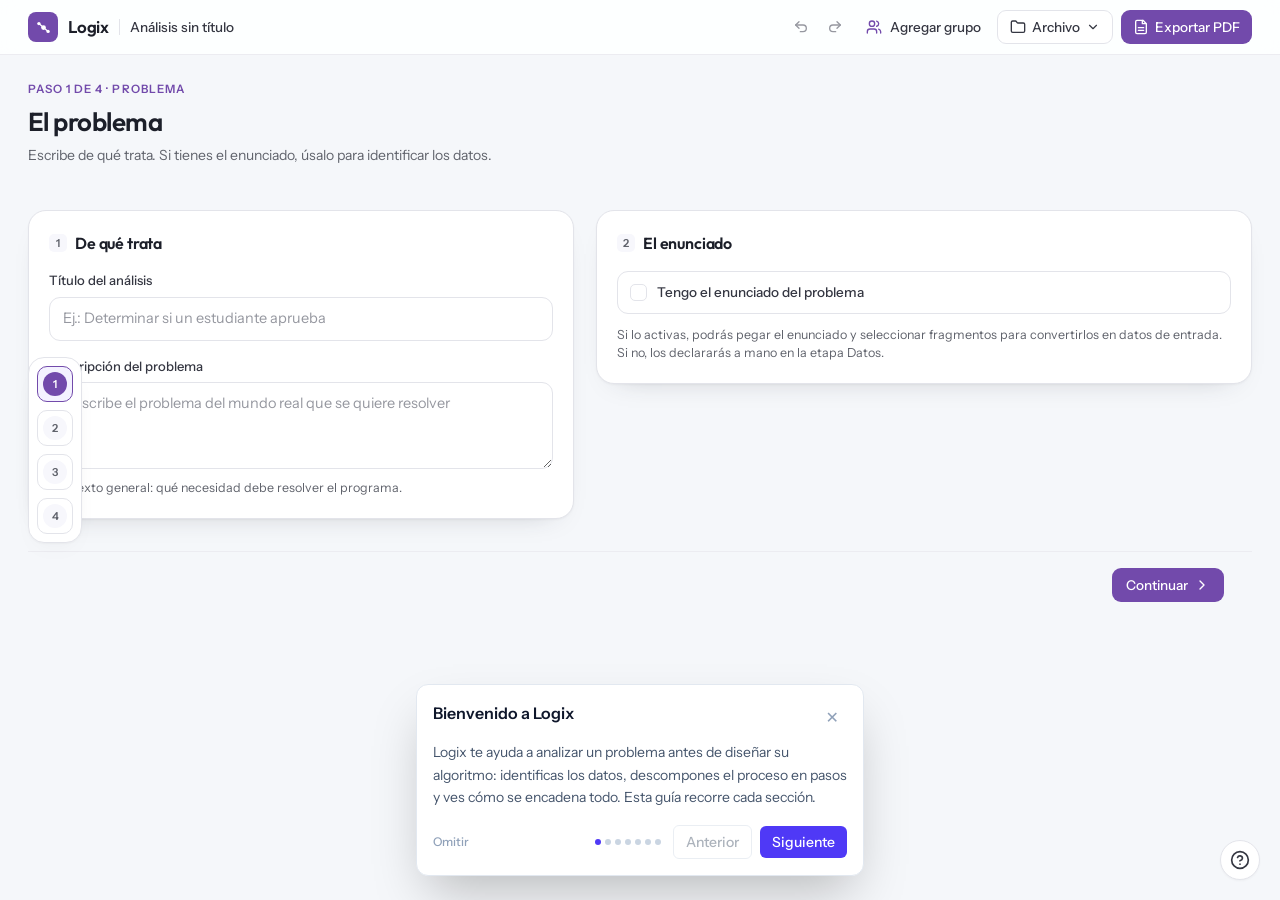
<file: index.html>
<!DOCTYPE html>
<html lang="es">
<head>
  <!-- Google tag (gtag.js) -->
  <script async src="https://www.googletagmanager.com/gtag/js?id=G-PXR7QB13QD"></script>
  <script>
    window.dataLayer = window.dataLayer || [];
    function gtag(){dataLayer.push(arguments);}
    gtag('js', new Date());

    gtag('config', 'G-PXR7QB13QD');
  </script>

  <meta charset="UTF-8" />
  <meta name="viewport" content="width=device-width, initial-scale=1.0" />
  <title>Logix — Análisis de problemas</title>
  <link rel="icon" type="image/svg+xml" href="data:image/svg+xml,%3Csvg%20xmlns%3D%22http%3A%2F%2Fwww.w3.org%2F2000%2Fsvg%22%20viewBox%3D%220%200%2024%2024%22%3E%3Crect%20width%3D%2224%22%20height%3D%2224%22%20rx%3D%226%22%20fill%3D%22%236d28d9%22%2F%3E%3Cg%20stroke%3D%22%23ffffff%22%20stroke-width%3D%221.6%22%20stroke-linecap%3D%22round%22%3E%3Cline%20x1%3D%226.2%22%20y1%3D%227%22%20x2%3D%2212%22%20y2%3D%2212%22%2F%3E%3Cline%20x1%3D%2212%22%20y1%3D%2212%22%20x2%3D%2217.8%22%20y2%3D%2217%22%2F%3E%3C%2Fg%3E%3Cg%20fill%3D%22%23ffffff%22%3E%3Ccircle%20cx%3D%2212%22%20cy%3D%2212%22%20r%3D%223%22%2F%3E%3Ccircle%20cx%3D%226.2%22%20cy%3D%227%22%20r%3D%222.1%22%2F%3E%3Ccircle%20cx%3D%2217.8%22%20cy%3D%2217%22%20r%3D%222.1%22%2F%3E%3C%2Fg%3E%3C%2Fsvg%3E" />
  <!-- Tipografías del rediseño: Outfit (títulos), Instrument Sans (interfaz), JetBrains Mono (datos/expresiones) -->
  <link rel="preconnect" href="https://fonts.googleapis.com" />
  <link rel="preconnect" href="https://fonts.gstatic.com" crossorigin />
  <link href="https://fonts.googleapis.com/css2?family=Outfit:wght@400;500;600;700&family=Instrument+Sans:wght@400;500;600&family=JetBrains+Mono:wght@400;500&display=swap" rel="stylesheet" />
  <link rel="stylesheet" href="./src/styles/app.css" />
</head>
<body class="min-h-screen bg-[var(--lx-bg)] text-[var(--lx-ink-body)]">
  <!-- Barra superior -->
  <header class="sticky top-0 z-20 border-b border-[var(--lx-border-soft)] bg-[var(--lx-surface)]/90 backdrop-blur">
    <div class="flex w-full flex-wrap items-center justify-between gap-x-4 gap-y-2 px-4 py-2.5 sm:px-7">
      <div class="flex min-w-0 items-center gap-2.5">
        <!-- Logo: dato → operación → resultado; el nodo central (mayor) es el paso activo -->
        <span class="flex h-[30px] w-[30px] shrink-0 items-center justify-center rounded-[8px] bg-[var(--lx-violet)]" aria-hidden="true">
          <svg viewBox="0 0 24 24" class="h-[19px] w-[19px]" fill="none">
            <g stroke="#ffffff" stroke-width="1.5" stroke-linecap="round">
              <line x1="6.2" y1="7" x2="12" y2="12" />
              <line x1="12" y1="12" x2="17.8" y2="17" />
            </g>
            <g fill="#ffffff">
              <circle cx="12" cy="12" r="3" />
              <circle cx="6.2" cy="7" r="2.1" />
              <circle cx="17.8" cy="17" r="2.1" />
            </g>
          </svg>
        </span>
        <span class="[font-family:var(--lx-font-display)] text-[17px] font-semibold tracking-[-0.01em] text-[var(--lx-ink)]">Logix</span>
        <span class="hidden h-4 w-px shrink-0 bg-[var(--lx-border)] sm:inline-block" aria-hidden="true"></span>
        <!-- Título del análisis (Zen): visible siempre en la barra superior. -->
        <span id="analysis-title-top" class="hidden min-w-0 truncate text-[13.5px] font-medium text-[var(--lx-ink-body)] sm:inline"></span>
        <!-- Indicador de guardado: ranura estable para que su estado no altere el layout -->
        <span id="save-status" class="ml-1"></span>
      </div>
      <div class="flex items-center gap-2">
        <!-- Deshacer / rehacer -->
        <span id="history-controls" class="flex items-center gap-1"></span>
        <!-- Grupo e integrantes (Zen): avatares + nombre del grupo, con panel al pulsar. -->
        <div id="group-control" class="relative"></div>
        <div id="toolbar" class="flex flex-wrap items-center justify-end gap-2"></div>
      </div>
    </div>
  </header>

  <!-- Riel de etapas vertical flotante (Zen): un punto por etapa. Lo pinta stageNav. -->
  <aside id="stage-rail" class="fixed bottom-4 left-1/2 z-20 -translate-x-1/2 md:bottom-auto md:left-7 md:top-1/2 md:translate-x-0 md:-translate-y-1/2" aria-label="Etapas del análisis"></aside>

  <!-- Dock flotante (Zen): botón de ayuda «?» + su menú, y los controles de la etapa (p. ej. el zoom de la Cadena). -->
  <div id="help-dock" class="fixed bottom-5 right-5 z-40 flex items-end gap-2"></div>

  <div class="mx-auto max-w-[82.5rem] px-4 pb-16 sm:px-7">
    <!-- Encabezado de la etapa activa (antetítulo · título · entradilla). Lo pinta stageNav. -->
    <div id="stage-header" class="pt-[26px]"></div>

    <!-- Etapa 1 · Problema: quién lo resuelve (estudiantes) y el enunciado. -->
    <div data-stage="problema" class="py-6">
      <section id="analysis-info"></section>
    </div>

    <!-- Etapa 2 · Datos: datos de entrada declarados. -->
    <div data-stage="datos" class="py-6">
      <section id="inputs-container"></section>
    </div>

    <!-- Etapa 3 · Construcción: actividades (operaciones y condiciones). -->
    <div data-stage="construccion" class="py-6">
      <main id="table-container" class="pb-2"></main>
    </div>

    <!-- Etapa 4 · Cadena derivada (revisión): pendientes + Entradas → Proceso → Salida. -->
    <div data-stage="cadena" class="py-6">
      <section id="completeness-container" class="mb-6"></section>
      <section id="chain-container"></section>
    </div>
  </div>

  <!-- Área de impresión para la exportación a PDF (oculta en pantalla) -->
  <div id="print-area"></div>

  <script type="module" src="./src/app.js"></script>
</body>
</html>
</file>
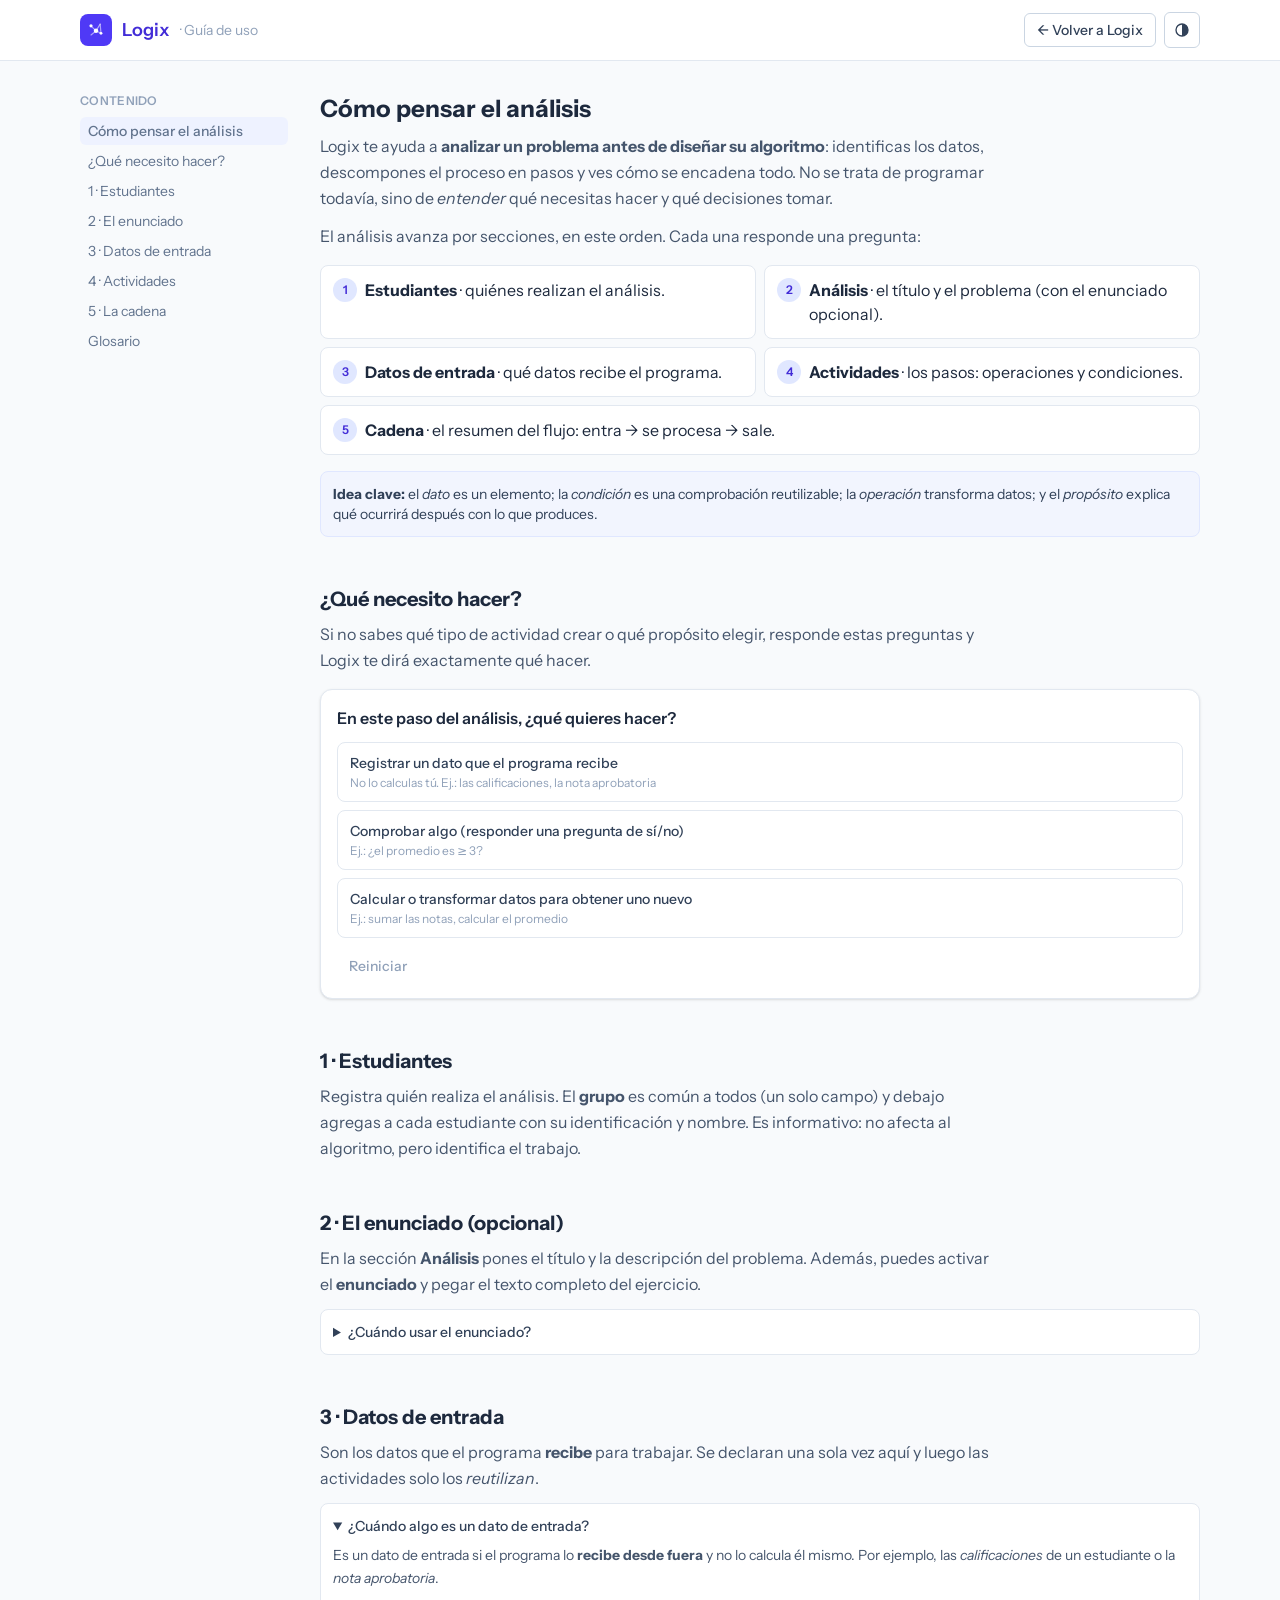
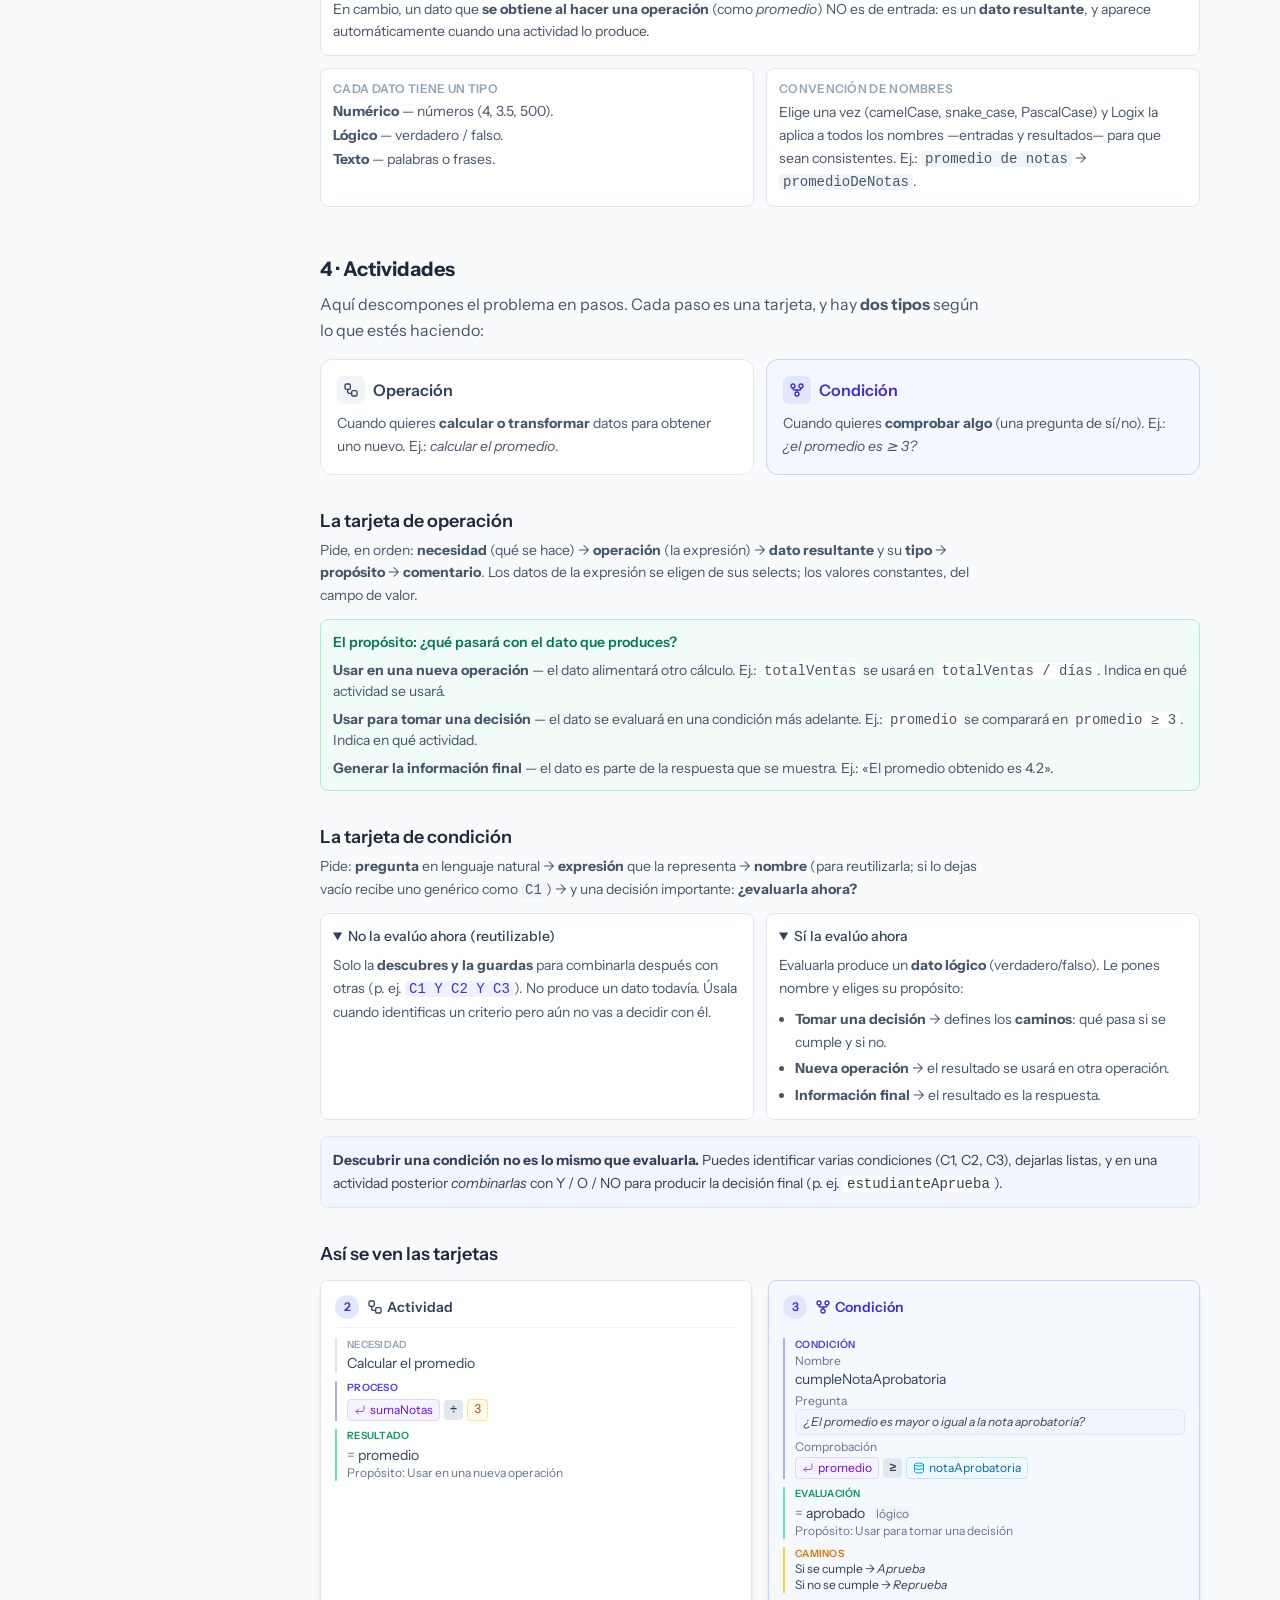
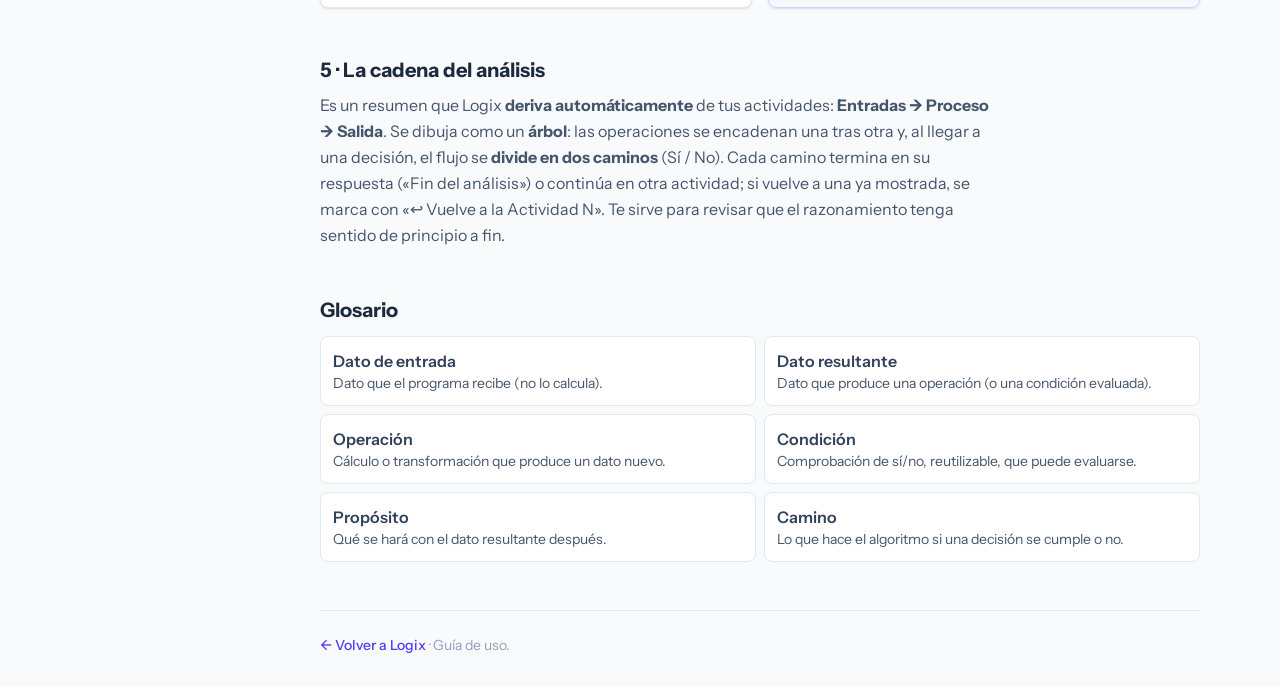
<file: guia.html>
<!DOCTYPE html>
<html lang="es">
<head>
  <!-- Google tag (gtag.js) -->
  <script async src="https://www.googletagmanager.com/gtag/js?id=G-PXR7QB13QD"></script>
  <script>
    window.dataLayer = window.dataLayer || [];
    function gtag(){dataLayer.push(arguments);}
    gtag('js', new Date());
    gtag('config', 'G-PXR7QB13QD');
  </script>

  <meta charset="UTF-8" />
  <meta name="viewport" content="width=device-width, initial-scale=1.0" />
  <title>Guía de Logix — Cómo usar cada sección</title>
  <link rel="icon" type="image/svg+xml" href="data:image/svg+xml,%3Csvg%20xmlns%3D%22http%3A%2F%2Fwww.w3.org%2F2000%2Fsvg%22%20viewBox%3D%220%200%2024%2024%22%3E%3Crect%20width%3D%2224%22%20height%3D%2224%22%20rx%3D%226%22%20fill%3D%22%234f46e5%22%2F%3E%3Cg%20stroke%3D%22%23ffffff%22%20stroke-width%3D%221.7%22%20stroke-linecap%3D%22round%22%3E%3Cline%20x1%3D%227%22%20y1%3D%228%22%20x2%3D%2213%22%20y2%3D%2214%22%2F%3E%3Cline%20x1%3D%2217%22%20y1%3D%227%22%20x2%3D%2213%22%20y2%3D%2214%22%2F%3E%3C%2Fg%3E%3Cg%20fill%3D%22%23ffffff%22%3E%3Ccircle%20cx%3D%2213%22%20cy%3D%2214%22%20r%3D%222.6%22%2F%3E%3Ccircle%20cx%3D%227%22%20cy%3D%228%22%20r%3D%221.8%22%2F%3E%3Ccircle%20cx%3D%2217%22%20cy%3D%227%22%20r%3D%221.4%22%2F%3E%3C%2Fg%3E%3C%2Fsvg%3E" />
  <link rel="preconnect" href="https://fonts.googleapis.com" />
  <link rel="preconnect" href="https://fonts.gstatic.com" crossorigin />
  <link href="https://fonts.googleapis.com/css2?family=Outfit:wght@400;500;600;700&family=Instrument+Sans:wght@400;500;600&family=JetBrains+Mono:wght@400;500&display=swap" rel="stylesheet" />
  <link rel="stylesheet" href="./src/styles/app.css" />
</head>
<body class="min-h-screen bg-slate-50 text-slate-800">
  <!-- Barra superior -->
  <header class="sticky top-0 z-20 border-b border-slate-200 bg-white/90 backdrop-blur">
    <div class="mx-auto flex max-w-6xl items-center justify-between gap-4 px-4 py-3">
      <div class="flex min-w-0 items-center gap-2.5">
        <span class="flex h-8 w-8 shrink-0 items-center justify-center rounded-lg bg-indigo-600" aria-hidden="true">
          <svg viewBox="0 0 24 24" class="h-5 w-5" fill="none">
            <g stroke="#ffffff" stroke-opacity="0.55" stroke-width="1.4" stroke-linecap="round">
              <line x1="6" y1="7" x2="12" y2="13" /><line x1="17" y1="5" x2="12" y2="13" />
              <line x1="6" y1="18" x2="12" y2="13" /><line x1="18" y1="16" x2="12" y2="13" /><line x1="17" y1="5" x2="18" y2="16" />
            </g>
            <g fill="#ffffff">
              <circle cx="12" cy="13" r="2.7" /><circle cx="6" cy="7" r="1.9" /><circle cx="18" cy="16" r="1.7" />
            </g>
          </svg>
        </span>
        <span class="text-lg font-semibold text-indigo-700">Logix</span>
        <span class="hidden text-sm text-slate-400 sm:inline">· Guía de uso</span>
      </div>
      <div class="flex items-center gap-2">
        <a href="./index.html" class="inline-flex items-center gap-1.5 rounded-md border border-slate-300 bg-white px-3 py-1.5 text-sm font-medium text-slate-700 hover:border-indigo-300 hover:bg-indigo-50 hover:text-indigo-700">← Volver a Logix</a>
        <button id="theme-toggle" type="button" title="Cambiar tema" aria-label="Cambiar tema" class="inline-flex h-9 w-9 items-center justify-center rounded-md border border-slate-300 bg-white text-slate-700 hover:border-indigo-300 hover:bg-indigo-50 hover:text-indigo-700">
          <svg viewBox="0 0 24 24" class="h-4 w-4" fill="none" stroke="currentColor" stroke-width="2" stroke-linecap="round" stroke-linejoin="round"><circle cx="12" cy="12" r="9"/><path d="M12 3a9 9 0 0 1 0 18z" fill="currentColor" stroke="none"/></svg>
        </button>
      </div>
    </div>
  </header>

  <div class="mx-auto flex max-w-6xl gap-8 px-4 py-8">
    <!-- Navegación lateral (anclas) -->
    <nav id="side-nav" class="sticky top-20 hidden h-max w-52 shrink-0 lg:block">
      <p class="mb-2 text-xs font-semibold uppercase tracking-wide text-slate-400">Contenido</p>
      <ul class="space-y-0.5 text-sm"></ul>
    </nav>

    <main class="min-w-0 flex-1 space-y-12">

      <!-- Navegación compacta (solo móvil) -->
      <div class="lg:hidden">
        <label class="sr-only" for="mobile-nav">Ir a sección</label>
        <select id="mobile-nav" class="w-full rounded-md border border-slate-300 bg-white px-3 py-2 text-sm text-slate-700">
          <option value="">Ir a sección…</option>
        </select>
      </div>

      <!-- INICIO -->
      <section id="inicio" class="scroll-mt-24">
        <h1 class="text-2xl font-bold text-slate-800">Cómo pensar el análisis</h1>
        <p class="mt-2 max-w-2xl text-slate-600 leading-relaxed">
          Logix te ayuda a <strong>analizar un problema antes de diseñar su algoritmo</strong>: identificas los datos,
          descompones el proceso en pasos y ves cómo se encadena todo. No se trata de programar todavía, sino de
          <em>entender</em> qué necesitas hacer y qué decisiones tomar.
        </p>
        <p class="mt-3 max-w-2xl text-slate-600 leading-relaxed">
          El análisis avanza por secciones, en este orden. Cada una responde una pregunta:
        </p>
        <ol class="mt-4 grid gap-2 sm:grid-cols-2">
          <li class="flex items-start gap-2 rounded-lg border border-slate-200 bg-white p-3"><span class="flex h-6 w-6 shrink-0 items-center justify-center rounded-full bg-indigo-100 text-xs font-semibold text-indigo-700">1</span><span><strong>Estudiantes</strong> · quiénes realizan el análisis.</span></li>
          <li class="flex items-start gap-2 rounded-lg border border-slate-200 bg-white p-3"><span class="flex h-6 w-6 shrink-0 items-center justify-center rounded-full bg-indigo-100 text-xs font-semibold text-indigo-700">2</span><span><strong>Análisis</strong> · el título y el problema (con el enunciado opcional).</span></li>
          <li class="flex items-start gap-2 rounded-lg border border-slate-200 bg-white p-3"><span class="flex h-6 w-6 shrink-0 items-center justify-center rounded-full bg-indigo-100 text-xs font-semibold text-indigo-700">3</span><span><strong>Datos de entrada</strong> · qué datos recibe el programa.</span></li>
          <li class="flex items-start gap-2 rounded-lg border border-slate-200 bg-white p-3"><span class="flex h-6 w-6 shrink-0 items-center justify-center rounded-full bg-indigo-100 text-xs font-semibold text-indigo-700">4</span><span><strong>Actividades</strong> · los pasos: operaciones y condiciones.</span></li>
          <li class="flex items-start gap-2 rounded-lg border border-slate-200 bg-white p-3 sm:col-span-2"><span class="flex h-6 w-6 shrink-0 items-center justify-center rounded-full bg-indigo-100 text-xs font-semibold text-indigo-700">5</span><span><strong>Cadena</strong> · el resumen del flujo: entra → se procesa → sale.</span></li>
        </ol>
        <div class="mt-4 rounded-lg border border-indigo-100 bg-indigo-50/60 p-3 text-sm text-slate-700">
          <strong>Idea clave:</strong> el <em>dato</em> es un elemento; la <em>condición</em> es una comprobación reutilizable;
          la <em>operación</em> transforma datos; y el <em>propósito</em> explica qué ocurrirá después con lo que produces.
        </div>
      </section>

      <!-- ASISTENTE -->
      <section id="asistente" class="scroll-mt-24">
        <h2 class="text-xl font-bold text-slate-800">¿Qué necesito hacer?</h2>
        <p class="mt-2 max-w-2xl text-slate-600 leading-relaxed">
          Si no sabes qué tipo de actividad crear o qué propósito elegir, responde estas preguntas y Logix te dirá
          exactamente qué hacer.
        </p>
        <div id="wizard" class="mt-4"></div>
      </section>

      <!-- ESTUDIANTES -->
      <section id="estudiantes" class="scroll-mt-24">
        <h2 class="text-xl font-bold text-slate-800">1 · Estudiantes</h2>
        <p class="mt-2 max-w-2xl text-slate-600 leading-relaxed">
          Registra quién realiza el análisis. El <strong>grupo</strong> es común a todos (un solo campo) y debajo agregas
          a cada estudiante con su identificación y nombre. Es informativo: no afecta al algoritmo, pero identifica el trabajo.
        </p>
      </section>

      <!-- ENUNCIADO -->
      <section id="enunciado" class="scroll-mt-24">
        <h2 class="text-xl font-bold text-slate-800">2 · El enunciado (opcional)</h2>
        <p class="mt-2 max-w-2xl text-slate-600 leading-relaxed">
          En la sección <strong>Análisis</strong> pones el título y la descripción del problema. Además, puedes activar
          el <strong>enunciado</strong> y pegar el texto completo del ejercicio.
        </p>
        <details class="mt-3 rounded-lg border border-slate-200 bg-white p-3">
          <summary class="cursor-pointer text-sm font-medium text-slate-700">¿Cuándo usar el enunciado?</summary>
          <p class="mt-2 text-sm text-slate-600 leading-relaxed">
            Úsalo si te ayuda a <strong>identificar los datos</strong>: selecciona un fragmento del texto
            (p. ej. «500 unidades») y conviértelo en un dato de entrada con un clic. Si prefieres declarar los datos
            a mano, no lo actives: es totalmente opcional.
          </p>
        </details>
      </section>

      <!-- DATOS -->
      <section id="datos" class="scroll-mt-24">
        <h2 class="text-xl font-bold text-slate-800">3 · Datos de entrada</h2>
        <p class="mt-2 max-w-2xl text-slate-600 leading-relaxed">
          Son los datos que el programa <strong>recibe</strong> para trabajar. Se declaran una sola vez aquí y luego las
          actividades solo los <em>reutilizan</em>.
        </p>
        <details class="mt-3 rounded-lg border border-slate-200 bg-white p-3" open>
          <summary class="cursor-pointer text-sm font-medium text-slate-700">¿Cuándo algo es un dato de entrada?</summary>
          <div class="mt-2 space-y-2 text-sm text-slate-600 leading-relaxed">
            <p>Es un dato de entrada si el programa lo <strong>recibe desde fuera</strong> y no lo calcula él mismo. Por ejemplo,
            las <em>calificaciones</em> de un estudiante o la <em>nota aprobatoria</em>.</p>
            <p>En cambio, un dato que <strong>se obtiene al hacer una operación</strong> (como <em>promedio</em>) NO es de entrada:
            es un <strong>dato resultante</strong>, y aparece automáticamente cuando una actividad lo produce.</p>
          </div>
        </details>
        <div class="mt-3 grid gap-3 sm:grid-cols-2">
          <div class="rounded-lg border border-slate-200 bg-white p-3">
            <p class="mb-1 text-xs font-semibold uppercase tracking-wide text-slate-400">Cada dato tiene un tipo</p>
            <ul class="space-y-1 text-sm text-slate-600">
              <li><strong>Numérico</strong> — números (4, 3.5, 500).</li>
              <li><strong>Lógico</strong> — verdadero / falso.</li>
              <li><strong>Texto</strong> — palabras o frases.</li>
            </ul>
          </div>
          <div class="rounded-lg border border-slate-200 bg-white p-3">
            <p class="mb-1 text-xs font-semibold uppercase tracking-wide text-slate-400">Convención de nombres</p>
            <p class="text-sm text-slate-600 leading-relaxed">Elige una vez (camelCase, snake_case, PascalCase) y Logix la aplica a
            todos los nombres —entradas y resultados— para que sean consistentes. Ej.: <code class="rounded bg-slate-100 px-1">promedio de notas</code> → <code class="rounded bg-slate-100 px-1">promedioDeNotas</code>.</p>
          </div>
        </div>
      </section>

      <!-- ACTIVIDADES -->
      <section id="actividades" class="scroll-mt-24">
        <h2 class="text-xl font-bold text-slate-800">4 · Actividades</h2>
        <p class="mt-2 max-w-2xl text-slate-600 leading-relaxed">
          Aquí descompones el problema en pasos. Cada paso es una tarjeta, y hay <strong>dos tipos</strong> según lo que
          estés haciendo:
        </p>

        <div class="mt-4 grid gap-3 md:grid-cols-2">
          <div class="rounded-xl border border-slate-200 bg-white p-4">
            <div class="mb-2 flex items-center gap-2 text-slate-700">
              <span class="flex h-7 w-7 items-center justify-center rounded-md bg-slate-100">
                <svg viewBox="0 0 24 24" class="h-4 w-4" fill="none" stroke="currentColor" stroke-width="2" stroke-linecap="round" stroke-linejoin="round"><rect width="8" height="8" x="3" y="3" rx="2"/><path d="M7 11v4a2 2 0 0 0 2 2h4"/><rect width="8" height="8" x="13" y="13" rx="2"/></svg>
              </span>
              <span class="font-semibold">Operación</span>
            </div>
            <p class="text-sm text-slate-600 leading-relaxed">Cuando quieres <strong>calcular o transformar</strong> datos para
            obtener uno nuevo. Ej.: <em>calcular el promedio</em>.</p>
          </div>
          <div class="rounded-xl border border-indigo-200 bg-indigo-50/40 p-4">
            <div class="mb-2 flex items-center gap-2 text-indigo-700">
              <span class="flex h-7 w-7 items-center justify-center rounded-md bg-indigo-100">
                <svg viewBox="0 0 24 24" class="h-4 w-4" fill="none" stroke="currentColor" stroke-width="2" stroke-linecap="round" stroke-linejoin="round"><circle cx="12" cy="18" r="3"/><circle cx="6" cy="6" r="3"/><circle cx="18" cy="6" r="3"/><path d="M18 9v1a2 2 0 0 1-2 2H8a2 2 0 0 1-2-2V9"/><path d="M12 12v3"/></svg>
              </span>
              <span class="font-semibold">Condición</span>
            </div>
            <p class="text-sm text-slate-600 leading-relaxed">Cuando quieres <strong>comprobar algo</strong> (una pregunta de
            sí/no). Ej.: <em>¿el promedio es ≥ 3?</em></p>
          </div>
        </div>

        <!-- Operación -->
        <h3 class="mt-8 text-lg font-semibold text-slate-800">La tarjeta de operación</h3>
        <p class="mt-1 max-w-2xl text-sm text-slate-600 leading-relaxed">Pide, en orden: <strong>necesidad</strong> (qué se
        hace) → <strong>operación</strong> (la expresión) → <strong>dato resultante</strong> y su <strong>tipo</strong> →
        <strong>propósito</strong> → <strong>comentario</strong>. Los datos de la expresión se eligen de sus selects; los
        valores constantes, del campo de valor.</p>

        <div class="mt-3 rounded-lg border border-emerald-200 bg-emerald-50/50 p-3">
          <p class="mb-2 text-sm font-semibold text-emerald-700">El propósito: ¿qué pasará con el dato que produces?</p>
          <ul class="space-y-2 text-sm text-slate-600">
            <li><strong>Usar en una nueva operación</strong> — el dato alimentará otro cálculo. Ej.: <code class="rounded bg-white px-1">totalVentas</code> se usará en <code class="rounded bg-white px-1">totalVentas / días</code>. Indica en qué actividad se usará.</li>
            <li><strong>Usar para tomar una decisión</strong> — el dato se evaluará en una condición más adelante. Ej.: <code class="rounded bg-white px-1">promedio</code> se comparará en <code class="rounded bg-white px-1">promedio ≥ 3</code>. Indica en qué actividad.</li>
            <li><strong>Generar la información final</strong> — el dato es parte de la respuesta que se muestra. Ej.: «El promedio obtenido es 4.2».</li>
          </ul>
        </div>

        <!-- Condición -->
        <h3 class="mt-8 text-lg font-semibold text-slate-800">La tarjeta de condición</h3>
        <p class="mt-1 max-w-2xl text-sm text-slate-600 leading-relaxed">Pide: <strong>pregunta</strong> en lenguaje natural →
        <strong>expresión</strong> que la representa → <strong>nombre</strong> (para reutilizarla; si lo dejas vacío recibe
        uno genérico como <code class="rounded bg-slate-100 px-1">C1</code>) → y una decisión importante:
        <strong>¿evaluarla ahora?</strong></p>

        <div class="mt-3 grid gap-3 md:grid-cols-2">
          <details class="rounded-lg border border-slate-200 bg-white p-3" open>
            <summary class="cursor-pointer text-sm font-medium text-slate-700">No la evalúo ahora (reutilizable)</summary>
            <p class="mt-2 text-sm text-slate-600 leading-relaxed">Solo la <strong>descubres y la guardas</strong> para combinarla
            después con otras (p. ej. <code class="rounded bg-indigo-50 px-1 text-indigo-700">C1 Y C2 Y C3</code>). No produce
            un dato todavía. Úsala cuando identificas un criterio pero aún no vas a decidir con él.</p>
          </details>
          <details class="rounded-lg border border-slate-200 bg-white p-3" open>
            <summary class="cursor-pointer text-sm font-medium text-slate-700">Sí la evalúo ahora</summary>
            <div class="mt-2 space-y-2 text-sm text-slate-600 leading-relaxed">
              <p>Evaluarla produce un <strong>dato lógico</strong> (verdadero/falso). Le pones nombre y eliges su propósito:</p>
              <ul class="ml-4 list-disc space-y-1">
                <li><strong>Tomar una decisión</strong> → defines los <strong>caminos</strong>: qué pasa si se cumple y si no.</li>
                <li><strong>Nueva operación</strong> → el resultado se usará en otra operación.</li>
                <li><strong>Información final</strong> → el resultado es la respuesta.</li>
              </ul>
            </div>
          </details>
        </div>

        <div class="mt-4 rounded-lg border border-indigo-100 bg-indigo-50/60 p-3 text-sm text-slate-700 leading-relaxed">
          <strong>Descubrir una condición no es lo mismo que evaluarla.</strong> Puedes identificar varias condiciones
          (C1, C2, C3), dejarlas listas, y en una actividad posterior <em>combinarlas</em> con Y / O / NO para producir la
          decisión final (p. ej. <code class="rounded bg-white px-1">estudianteAprueba</code>).
        </div>

        <!-- Mini-ejemplos: cómo se ven las tarjetas -->
        <h3 class="mt-8 text-lg font-semibold text-slate-800">Así se ven las tarjetas</h3>
        <div class="mt-3 grid gap-4 md:grid-cols-2">
          <!-- Tarjeta de operación -->
          <div class="rounded-lg border border-slate-200 bg-white p-3.5 shadow-sm">
            <div class="flex items-center gap-2 border-b border-slate-100 pb-2">
              <span class="flex h-6 w-6 items-center justify-center rounded-full bg-indigo-100 text-xs font-semibold text-indigo-700">2</span>
              <span class="inline-flex items-center gap-1 text-sm font-semibold text-slate-700">
                <svg viewBox="0 0 24 24" class="h-4 w-4" fill="none" stroke="currentColor" stroke-width="2" stroke-linecap="round" stroke-linejoin="round"><rect width="8" height="8" x="3" y="3" rx="2"/><path d="M7 11v4a2 2 0 0 0 2 2h4"/><rect width="8" height="8" x="13" y="13" rx="2"/></svg>
                Actividad
              </span>
            </div>
            <div class="mt-2.5 space-y-2 text-sm">
              <div class="border-l-2 border-slate-200 pl-2.5">
                <div class="text-[10px] font-semibold uppercase tracking-wide text-slate-400">Necesidad</div>
                <div class="text-slate-700">Calcular el promedio</div>
              </div>
              <div class="border-l-2 border-indigo-300 pl-2.5">
                <div class="text-[10px] font-semibold uppercase tracking-wide text-indigo-600">Proceso</div>
                <div class="mt-1 flex flex-wrap items-center gap-1">
                  <span class="inline-flex items-center gap-1 rounded border border-violet-200 bg-violet-50 px-1.5 py-0.5 text-xs text-violet-700"><svg viewBox="0 0 24 24" class="h-3 w-3 text-violet-500" fill="none" stroke="currentColor" stroke-width="2" stroke-linecap="round" stroke-linejoin="round"><polyline points="9 10 4 15 9 20"/><path d="M20 4v7a4 4 0 0 1-4 4H4"/></svg>sumaNotas</span>
                  <span class="rounded bg-slate-200 px-1.5 py-0.5 font-mono text-xs font-bold text-slate-700">÷</span>
                  <span class="inline-flex items-center rounded border border-amber-200 bg-amber-50 px-1.5 py-0.5 font-mono text-xs text-amber-700">3</span>
                </div>
              </div>
              <div class="border-l-2 border-emerald-300 pl-2.5">
                <div class="text-[10px] font-semibold uppercase tracking-wide text-emerald-600">Resultado</div>
                <div class="mt-0.5 text-slate-700"><span class="font-semibold text-slate-400">=</span> promedio</div>
                <div class="text-xs text-slate-500">Propósito: Usar en una nueva operación</div>
              </div>
            </div>
          </div>
          <!-- Tarjeta de condición -->
          <div class="rounded-lg border border-indigo-200 bg-indigo-50/30 p-3.5 shadow-sm">
            <div class="flex items-center gap-2 border-b border-slate-100 pb-2">
              <span class="flex h-6 w-6 items-center justify-center rounded-full bg-indigo-100 text-xs font-semibold text-indigo-700">3</span>
              <span class="inline-flex items-center gap-1 text-sm font-semibold text-indigo-700">
                <svg viewBox="0 0 24 24" class="h-4 w-4" fill="none" stroke="currentColor" stroke-width="2" stroke-linecap="round" stroke-linejoin="round"><circle cx="12" cy="18" r="3"/><circle cx="6" cy="6" r="3"/><circle cx="18" cy="6" r="3"/><path d="M18 9v1a2 2 0 0 1-2 2H8a2 2 0 0 1-2-2V9"/><path d="M12 12v3"/></svg>
                Condición
              </span>
            </div>
            <div class="mt-2.5 space-y-2 text-sm">
              <div class="border-l-2 border-indigo-300 pl-2.5">
                <div class="text-[10px] font-semibold uppercase tracking-wide text-indigo-600">Condición</div>
                <div class="text-xs text-slate-500">Nombre</div>
                <div class="text-slate-700">cumpleNotaAprobatoria</div>
                <div class="mt-1 text-xs text-slate-500">Pregunta</div>
                <div class="rounded-md border border-indigo-100 bg-indigo-50/50 px-2 py-1 text-xs italic text-slate-700">¿El promedio es mayor o igual a la nota aprobatoria?</div>
                <div class="mt-1 text-xs text-slate-500">Comprobación</div>
                <div class="mt-0.5 flex flex-wrap items-center gap-1">
                  <span class="inline-flex items-center gap-1 rounded border border-violet-200 bg-violet-50 px-1.5 py-0.5 text-xs text-violet-700"><svg viewBox="0 0 24 24" class="h-3 w-3 text-violet-500" fill="none" stroke="currentColor" stroke-width="2" stroke-linecap="round" stroke-linejoin="round"><polyline points="9 10 4 15 9 20"/><path d="M20 4v7a4 4 0 0 1-4 4H4"/></svg>promedio</span>
                  <span class="rounded bg-slate-200 px-1.5 py-0.5 font-mono text-xs font-bold text-slate-700">≥</span>
                  <span class="inline-flex items-center gap-1 rounded border border-sky-200 bg-sky-50 px-1.5 py-0.5 text-xs text-sky-700"><svg viewBox="0 0 24 24" class="h-3 w-3 text-sky-500" fill="none" stroke="currentColor" stroke-width="2" stroke-linecap="round" stroke-linejoin="round"><ellipse cx="12" cy="5" rx="9" ry="3"/><path d="M3 5v14a9 3 0 0 0 18 0V5"/><path d="M3 12a9 3 0 0 0 18 0"/></svg>notaAprobatoria</span>
                </div>
              </div>
              <div class="border-l-2 border-emerald-300 pl-2.5">
                <div class="text-[10px] font-semibold uppercase tracking-wide text-emerald-600">Evaluación</div>
                <div class="mt-0.5 text-slate-700"><span class="font-semibold text-slate-400">=</span> aprobado <span class="ml-1 rounded bg-slate-100 px-1 text-xs text-slate-500">lógico</span></div>
                <div class="text-xs text-slate-500">Propósito: Usar para tomar una decisión</div>
              </div>
              <div class="border-l-2 border-amber-300 pl-2.5">
                <div class="text-[10px] font-semibold uppercase tracking-wide text-amber-600">Caminos</div>
                <div class="text-xs text-slate-700">Si se cumple → <em>Aprueba</em></div>
                <div class="text-xs text-slate-700">Si no se cumple → <em>Reprueba</em></div>
              </div>
            </div>
          </div>
        </div>
      </section>

      <!-- CADENA -->
      <section id="cadena" class="scroll-mt-24">
        <h2 class="text-xl font-bold text-slate-800">5 · La cadena del análisis</h2>
        <p class="mt-2 max-w-2xl text-slate-600 leading-relaxed">
          Es un resumen que Logix <strong>deriva automáticamente</strong> de tus actividades: <strong>Entradas → Proceso →
          Salida</strong>. Se dibuja como un <strong>árbol</strong>: las operaciones se encadenan una tras otra y, al llegar a
          una decisión, el flujo se <strong>divide en dos caminos</strong> (Sí / No). Cada camino termina en su respuesta
          («Fin del análisis») o continúa en otra actividad; si vuelve a una ya mostrada, se marca con «↩ Vuelve a la Actividad N».
          Te sirve para revisar que el razonamiento tenga sentido de principio a fin.
        </p>
      </section>

      <!-- GLOSARIO -->
      <section id="glosario" class="scroll-mt-24">
        <h2 class="text-xl font-bold text-slate-800">Glosario</h2>
        <dl class="mt-3 grid gap-2 sm:grid-cols-2">
          <div class="rounded-lg border border-slate-200 bg-white p-3"><dt class="font-semibold text-slate-700">Dato de entrada</dt><dd class="text-sm text-slate-600">Dato que el programa recibe (no lo calcula).</dd></div>
          <div class="rounded-lg border border-slate-200 bg-white p-3"><dt class="font-semibold text-slate-700">Dato resultante</dt><dd class="text-sm text-slate-600">Dato que produce una operación (o una condición evaluada).</dd></div>
          <div class="rounded-lg border border-slate-200 bg-white p-3"><dt class="font-semibold text-slate-700">Operación</dt><dd class="text-sm text-slate-600">Cálculo o transformación que produce un dato nuevo.</dd></div>
          <div class="rounded-lg border border-slate-200 bg-white p-3"><dt class="font-semibold text-slate-700">Condición</dt><dd class="text-sm text-slate-600">Comprobación de sí/no, reutilizable, que puede evaluarse.</dd></div>
          <div class="rounded-lg border border-slate-200 bg-white p-3"><dt class="font-semibold text-slate-700">Propósito</dt><dd class="text-sm text-slate-600">Qué se hará con el dato resultante después.</dd></div>
          <div class="rounded-lg border border-slate-200 bg-white p-3"><dt class="font-semibold text-slate-700">Camino</dt><dd class="text-sm text-slate-600">Lo que hace el algoritmo si una decisión se cumple o no.</dd></div>
        </dl>
      </section>

      <footer class="border-t border-slate-200 pt-6 text-sm text-slate-400">
        <a href="./index.html" class="font-medium text-indigo-600 hover:text-indigo-700">← Volver a Logix</a> · Guía de uso.
      </footer>
    </main>
  </div>

  <script type="module" src="./src/guia.js"></script>
</body>
</html>
</file>
